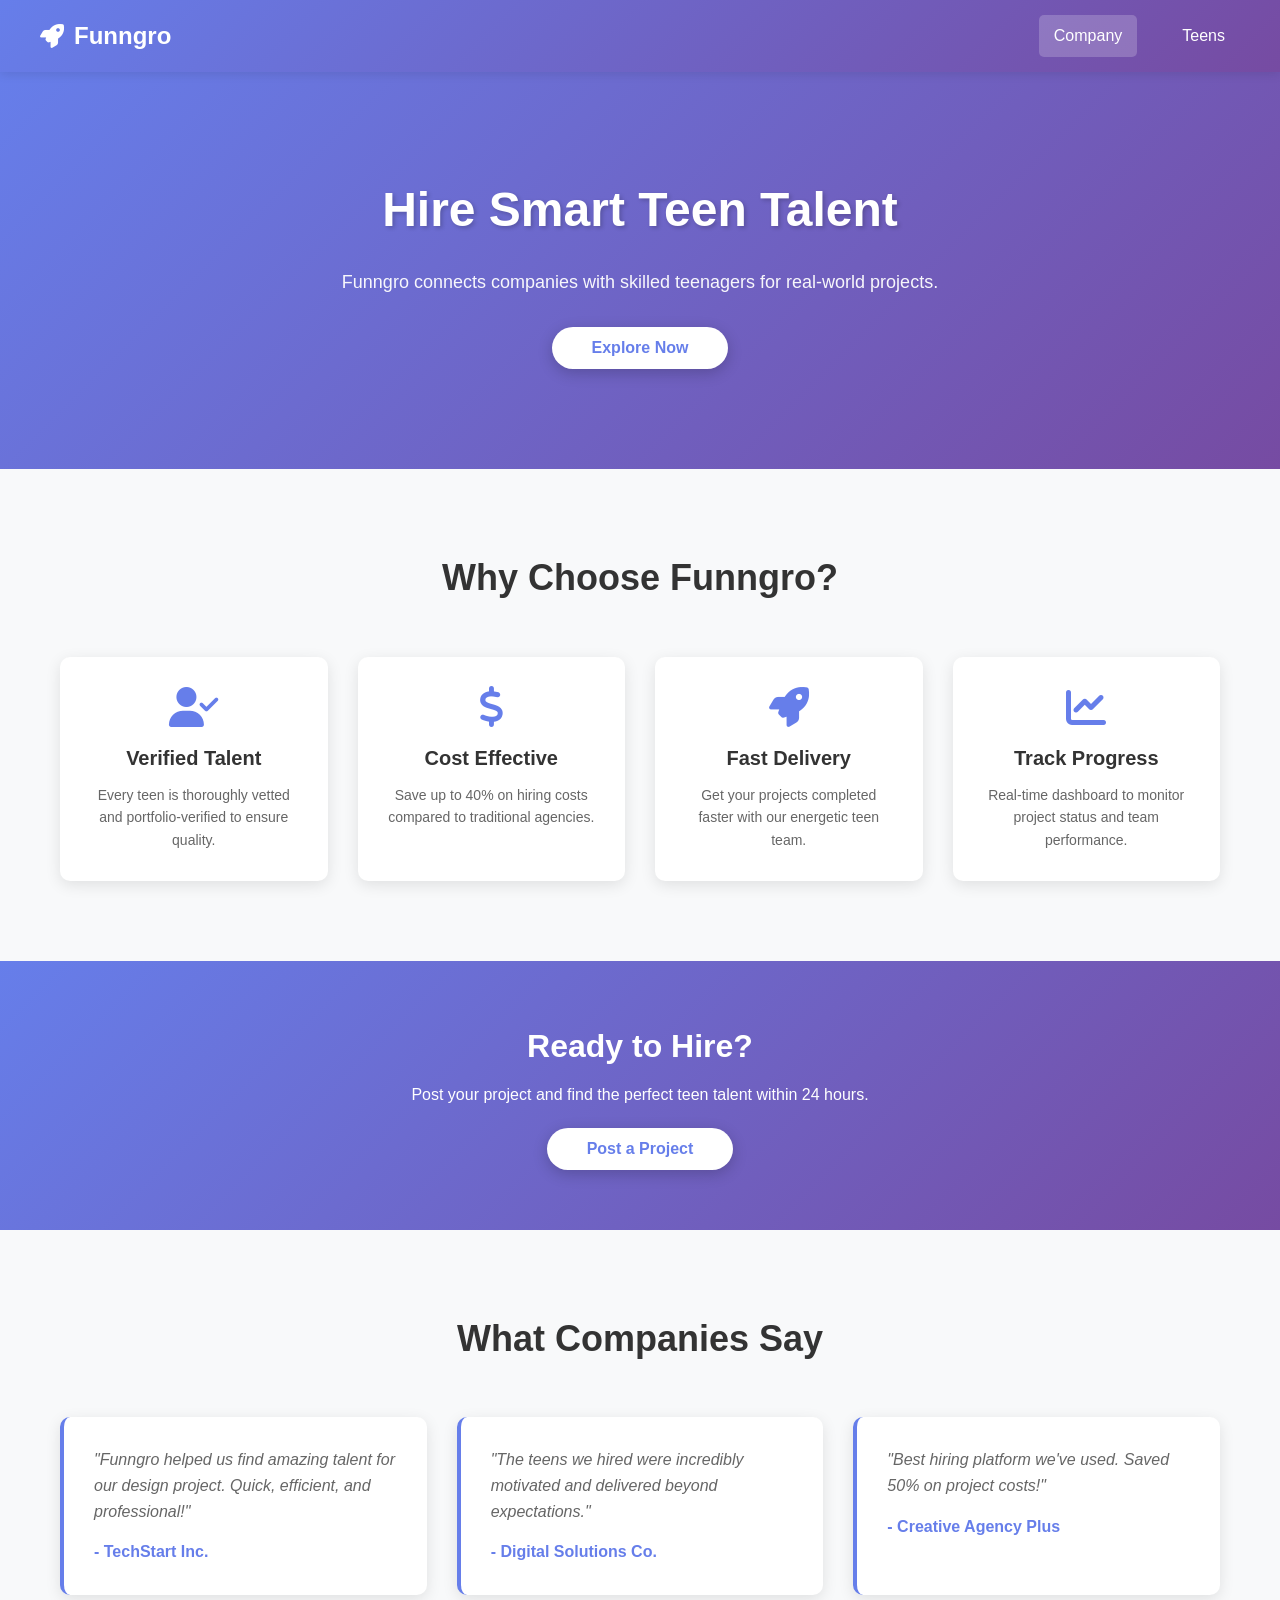
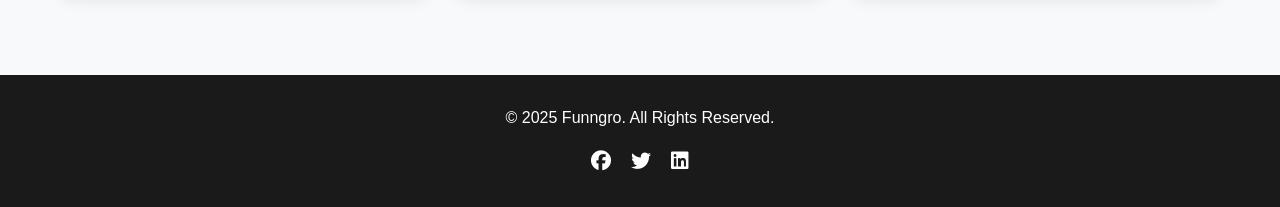
<file: funngro/index.html>
<!DOCTYPE html>
<html lang="en">
<head>
    <meta charset="UTF-8">
    <meta name="description" content="Funngro helps companies hire smart teenage talent for real projects.">
    <meta name="keywords" content="Funngro, hire teens, internships, teen freelancers">
    <meta name="author" content="Your Name">
    <meta name="viewport" content="width=device-width, initial-scale=1.0">
    <title>Funngro | Hire Teen Talent</title>
    <link rel="stylesheet" href="style.css">
    <link rel="stylesheet" href="https://cdnjs.cloudflare.com/ajax/libs/font-awesome/6.4.0/css/all.min.css">
</head>
<body>

<header>
    <div class="header-content">
        <div class="logo">
            <i class="fas fa-rocket"></i> Funngro
        </div>
        <nav>
            <a href="index.html" class="active">Company</a>
            <a href="teen.html">Teens</a>
        </nav>
    </div>
</header>

<section class="hero">
    <div class="hero-content">
        <h2>Hire Smart Teen Talent</h2>
        <p>Funngro connects companies with skilled teenagers for real-world projects.</p>
        <button class="cta-button" onclick="scrollToFeatures()">Explore Now</button>
    </div>
</section>

<section class="features" id="features">
    <h3>Why Choose Funngro?</h3>
    <div class="features-grid">
        <div class="feature-card">
            <i class="fas fa-user-check"></i>
            <h4>Verified Talent</h4>
            <p>Every teen is thoroughly vetted and portfolio-verified to ensure quality.</p>
        </div>
        <div class="feature-card">
            <i class="fas fa-dollar-sign"></i>
            <h4>Cost Effective</h4>
            <p>Save up to 40% on hiring costs compared to traditional agencies.</p>
        </div>
        <div class="feature-card">
            <i class="fas fa-rocket"></i>
            <h4>Fast Delivery</h4>
            <p>Get your projects completed faster with our energetic teen team.</p>
        </div>
        <div class="feature-card">
            <i class="fas fa-chart-line"></i>
            <h4>Track Progress</h4>
            <p>Real-time dashboard to monitor project status and team performance.</p>
        </div>
    </div>
</section>

<section class="cta-section">
    <h3>Ready to Hire?</h3>
    <p>Post your project and find the perfect teen talent within 24 hours.</p>
    <button class="cta-button" onclick="openModal()">Post a Project</button>
</section>

<section class="testimonials">
    <h3>What Companies Say</h3>
    <div class="testimonials-grid">
        <div class="testimonial-card">
            <p>"Funngro helped us find amazing talent for our design project. Quick, efficient, and professional!"</p>
            <strong>- TechStart Inc.</strong>
        </div>
        <div class="testimonial-card">
            <p>"The teens we hired were incredibly motivated and delivered beyond expectations."</p>
            <strong>- Digital Solutions Co.</strong>
        </div>
        <div class="testimonial-card">
            <p>"Best hiring platform we've used. Saved 50% on project costs!"</p>
            <strong>- Creative Agency Plus</strong>
        </div>
    </div>
</section>

<div id="projectModal" class="modal">
    <div class="modal-content">
        <span class="close" onclick="closeModal()">&times;</span>
        <h2>Post Your Project</h2>
        <form onsubmit="submitProject(event)">
            <input type="text" placeholder="Project Title" required>
            <textarea placeholder="Project Description" rows="5" required></textarea>
            <input type="number" placeholder="Budget ($)" min="50" required>
            <button type="submit" class="submit-btn">Submit Project</button>
        </form>
    </div>
</div>

<footer>
    <div class="footer-content">
        <p>&copy; 2025 Funngro. All Rights Reserved.</p>
        <div class="social-links">
            <a href="#"><i class="fab fa-facebook"></i></a>
            <a href="#"><i class="fab fa-twitter"></i></a>
            <a href="#"><i class="fab fa-linkedin"></i></a>
        </div>
    </div>
</footer>

<script src="script.js"></script>
</body>
</html>
</file>
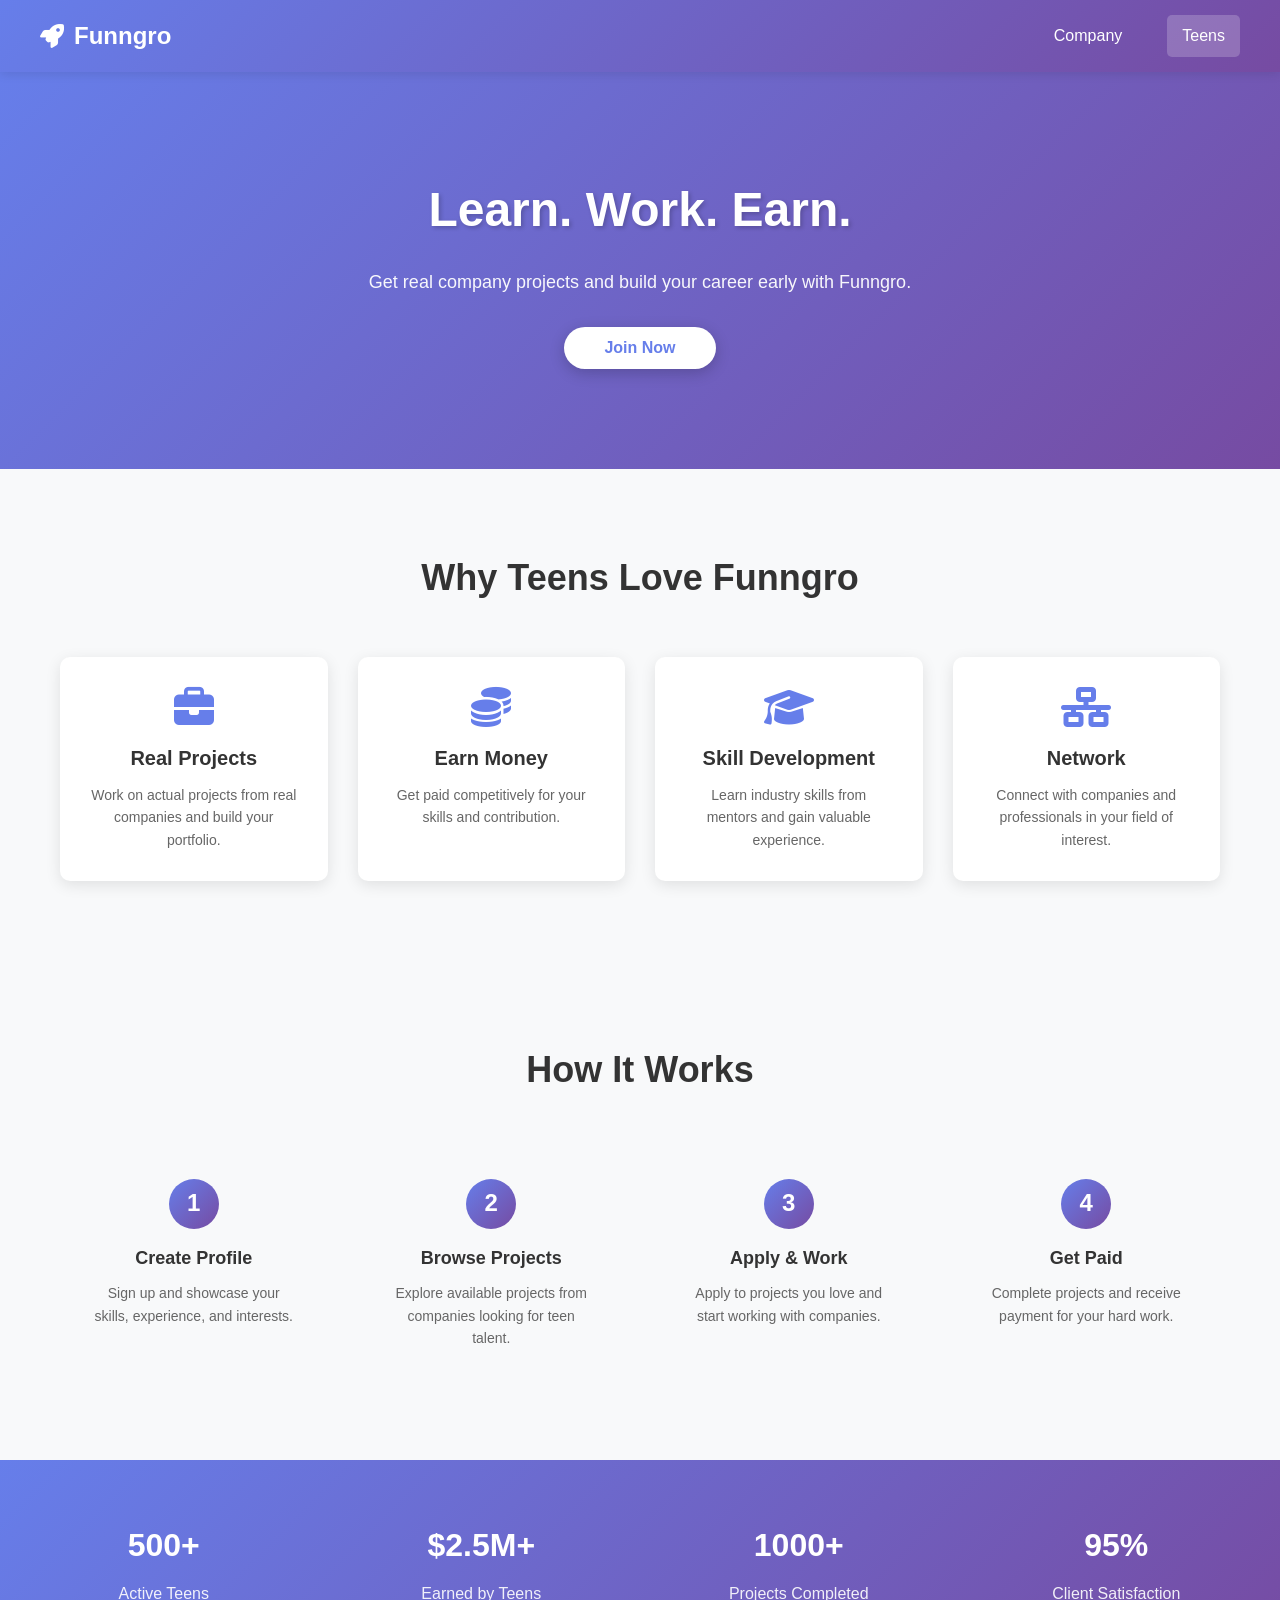
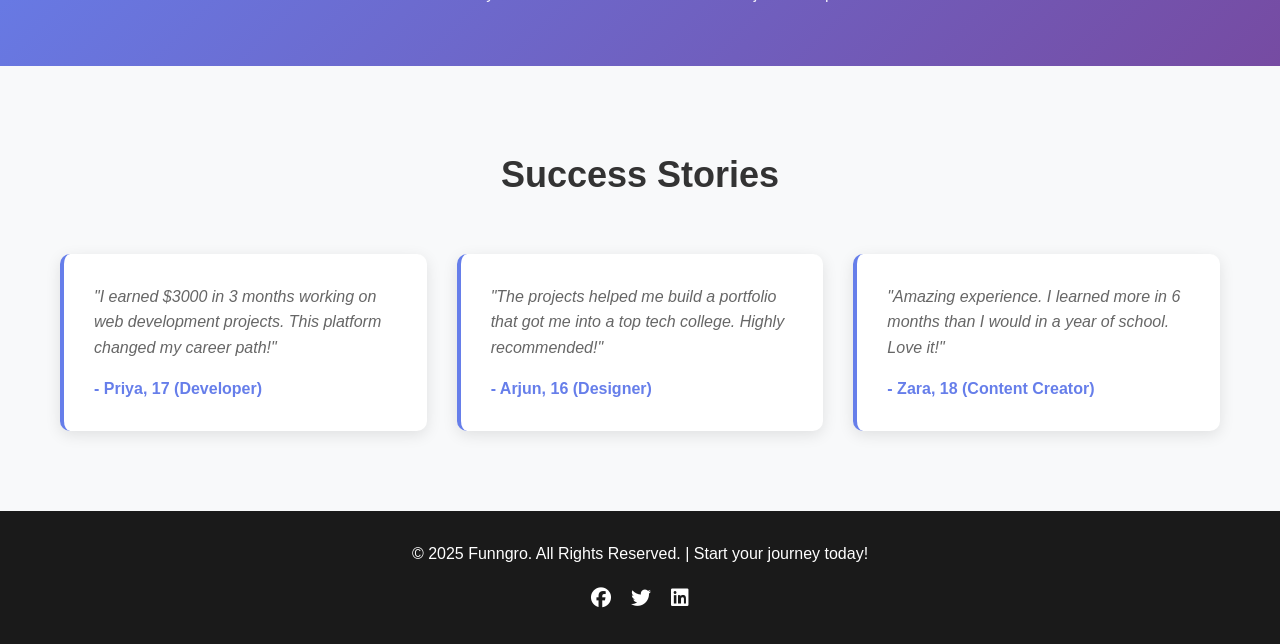
<file: funngro/teen.html>
<!DOCTYPE html>
<html lang="en">
<head>
    <meta charset="UTF-8">
    <meta name="description" content="Funngro helps teenagers gain real work experience and earn money.">
    <meta name="keywords" content="Funngro teens, earn money online, teen internships">
    <meta name="viewport" content="width=device-width, initial-scale=1.0">
    <title>Funngro | For Teens</title>
    <link rel="stylesheet" href="style.css">
    <link rel="stylesheet" href="https://cdnjs.cloudflare.com/ajax/libs/font-awesome/6.4.0/css/all.min.css">
</head>
<body>

<header>
    <div class="header-content">
        <div class="logo">
            <i class="fas fa-rocket"></i> Funngro
        </div>
        <nav>
            <a href="index.html">Company</a>
            <a href="teen.html" class="active">Teens</a>
        </nav>
    </div>
</header>

<section class="hero">
    <div class="hero-content">
        <h2>Learn. Work. Earn.</h2>
        <p>Get real company projects and build your career early with Funngro.</p>
        <button class="cta-button" onclick="openSignupModal()">Join Now</button>
    </div>
</section>

<section class="features" id="benefits">
    <h3>Why Teens Love Funngro</h3>
    <div class="features-grid">
        <div class="feature-card">
            <i class="fas fa-briefcase"></i>
            <h4>Real Projects</h4>
            <p>Work on actual projects from real companies and build your portfolio.</p>
        </div>
        <div class="feature-card">
            <i class="fas fa-coins"></i>
            <h4>Earn Money</h4>
            <p>Get paid competitively for your skills and contribution.</p>
        </div>
        <div class="feature-card">
            <i class="fas fa-graduation-cap"></i>
            <h4>Skill Development</h4>
            <p>Learn industry skills from mentors and gain valuable experience.</p>
        </div>
        <div class="feature-card">
            <i class="fas fa-network-wired"></i>
            <h4>Network</h4>
            <p>Connect with companies and professionals in your field of interest.</p>
        </div>
    </div>
</section>

<section class="how-works">
    <h3>How It Works</h3>
    <div class="steps-container">
        <div class="step">
            <div class="step-number">1</div>
            <h4>Create Profile</h4>
            <p>Sign up and showcase your skills, experience, and interests.</p>
        </div>
        <div class="step">
            <div class="step-number">2</div>
            <h4>Browse Projects</h4>
            <p>Explore available projects from companies looking for teen talent.</p>
        </div>
        <div class="step">
            <div class="step-number">3</div>
            <h4>Apply & Work</h4>
            <p>Apply to projects you love and start working with companies.</p>
        </div>
        <div class="step">
            <div class="step-number">4</div>
            <h4>Get Paid</h4>
            <p>Complete projects and receive payment for your hard work.</p>
        </div>
    </div>
</section>

<section class="stats">
    <div class="stat-item">
        <h3>500+</h3>
        <p>Active Teens</p>
    </div>
    <div class="stat-item">
        <h3>$2.5M+</h3>
        <p>Earned by Teens</p>
    </div>
    <div class="stat-item">
        <h3>1000+</h3>
        <p>Projects Completed</p>
    </div>
    <div class="stat-item">
        <h3>95%</h3>
        <p>Client Satisfaction</p>
    </div>
</section>

<section class="success-stories">
    <h3>Success Stories</h3>
    <div class="testimonials-grid">
        <div class="testimonial-card">
            <p>"I earned $3000 in 3 months working on web development projects. This platform changed my career path!"</p>
            <strong>- Priya, 17 (Developer)</strong>
        </div>
        <div class="testimonial-card">
            <p>"The projects helped me build a portfolio that got me into a top tech college. Highly recommended!"</p>
            <strong>- Arjun, 16 (Designer)</strong>
        </div>
        <div class="testimonial-card">
            <p>"Amazing experience. I learned more in 6 months than I would in a year of school. Love it!"</p>
            <strong>- Zara, 18 (Content Creator)</strong>
        </div>
    </div>
</section>

<div id="signupModal" class="modal">
    <div class="modal-content">
        <span class="close" onclick="closeSignupModal()">&times;</span>
        <h2>Join Funngro</h2>
        <form onsubmit="submitSignup(event)">
            <input type="text" placeholder="Full Name" required>
            <input type="email" placeholder="Email Address" required>
            <input type="tel" placeholder="Phone Number" required>
            <select required>
                <option value="">Select Your Skill</option>
                <option value="web-dev">Web Development</option>
                <option value="design">Design & UI/UX</option>
                <option value="content">Content Writing</option>
                <option value="marketing">Digital Marketing</option>
                <option value="other">Other</option>
            </select>
            <button type="submit" class="submit-btn">Create Account</button>
        </form>
    </div>
</div>

<footer>
    <div class="footer-content">
        <p>&copy; 2025 Funngro. All Rights Reserved. | Start your journey today!</p>
        <div class="social-links">
            <a href="#"><i class="fab fa-facebook"></i></a>
            <a href="#"><i class="fab fa-twitter"></i></a>
            <a href="#"><i class="fab fa-linkedin"></i></a>
        </div>
    </div>
</footer>

<script src="script.js"></script>
<script>
    const signupModal = document.getElementById('signupModal');
    
    function openSignupModal() {
        signupModal.style.display = 'block';
        document.body.style.overflow = 'hidden';
    }
    
    function closeSignupModal() {
        signupModal.style.display = 'none';
        document.body.style.overflow = 'auto';
    }
    
    function submitSignup(event) {
        event.preventDefault();
        alert('🎉 Welcome to Funngro! Check your email for next steps.');
        event.target.reset();
        closeSignupModal();
    }
    
    window.onclick = function(event) {
        if (event.target === signupModal) {
            closeSignupModal();
        }
    }
</script>
</body>
</html>
</file>
<file: funngro/style.css>
* {
    margin: 0;
    padding: 0;
    box-sizing: border-box;
}

body {
    font-family: 'Segoe UI', Tahoma, Geneva, Verdana, sans-serif;
    background-color: #f8f9fa;
    color: #333;
    line-height: 1.6;
}

/* Header & Navigation */
header {
    background: linear-gradient(135deg, #667eea 0%, #764ba2 100%);
    color: white;
    padding: 15px 20px;
    box-shadow: 0 2px 10px rgba(0,0,0,0.1);
    position: sticky;
    top: 0;
    z-index: 100;
}

.header-content {
    max-width: 1200px;
    margin: 0 auto;
    display: flex;
    justify-content: space-between;
    align-items: center;
}

.logo {
    font-size: 24px;
    font-weight: bold;
    display: flex;
    align-items: center;
    gap: 10px;
}

nav {
    display: flex;
    gap: 30px;
}

nav a {
    color: white;
    text-decoration: none;
    font-weight: 500;
    transition: all 0.3s ease;
    padding: 8px 15px;
    border-radius: 5px;
}

nav a:hover,
nav a.active {
    background-color: rgba(255,255,255,0.2);
}

/* Hero Section */
.hero {
    padding: 100px 20px;
    text-align: center;
    background: linear-gradient(135deg, #667eea 0%, #764ba2 100%);
    color: white;
    animation: fadeIn 0.8s ease;
}

.hero-content {
    max-width: 800px;
    margin: 0 auto;
}

.hero h2 {
    font-size: 48px;
    margin-bottom: 20px;
    text-shadow: 2px 2px 4px rgba(0,0,0,0.2);
}

.hero p {
    font-size: 18px;
    margin-bottom: 30px;
    opacity: 0.95;
}

/* Buttons */
.cta-button {
    padding: 12px 40px;
    border: none;
    background: white;
    color: #667eea;
    cursor: pointer;
    border-radius: 50px;
    font-weight: bold;
    font-size: 16px;
    transition: all 0.3s ease;
    box-shadow: 0 4px 15px rgba(0,0,0,0.2);
}

.cta-button:hover {
    transform: translateY(-2px);
    box-shadow: 0 6px 20px rgba(0,0,0,0.3);
}

/* Features Section */
.features {
    padding: 80px 20px;
    max-width: 1200px;
    margin: 0 auto;
}

.features h3 {
    text-align: center;
    font-size: 36px;
    margin-bottom: 50px;
    color: #333;
}

.features-grid {
    display: grid;
    grid-template-columns: repeat(auto-fit, minmax(250px, 1fr));
    gap: 30px;
}

.feature-card {
    background: white;
    padding: 30px;
    border-radius: 10px;
    text-align: center;
    box-shadow: 0 4px 15px rgba(0,0,0,0.1);
    transition: all 0.3s ease;
}

.feature-card:hover {
    transform: translateY(-10px);
    box-shadow: 0 8px 25px rgba(0,0,0,0.15);
}

.feature-card i {
    font-size: 40px;
    color: #667eea;
    margin-bottom: 15px;
}

.feature-card h4 {
    font-size: 20px;
    margin-bottom: 10px;
    color: #333;
}

.feature-card p {
    color: #666;
    font-size: 14px;
}

/* CTA Section */
.cta-section {
    background: linear-gradient(135deg, #667eea 0%, #764ba2 100%);
    color: white;
    padding: 60px 20px;
    text-align: center;
}

.cta-section h3 {
    font-size: 32px;
    margin-bottom: 10px;
}

.cta-section p {
    font-size: 16px;
    margin-bottom: 20px;
}

/* Testimonials */
.testimonials {
    padding: 80px 20px;
    max-width: 1200px;
    margin: 0 auto;
    background: #f8f9fa;
}

.testimonials h3 {
    text-align: center;
    font-size: 36px;
    margin-bottom: 50px;
}

.testimonials-grid {
    display: grid;
    grid-template-columns: repeat(auto-fit, minmax(300px, 1fr));
    gap: 30px;
}

.testimonial-card {
    background: white;
    padding: 30px;
    border-radius: 10px;
    box-shadow: 0 4px 15px rgba(0,0,0,0.1);
    border-left: 4px solid #667eea;
}

.testimonial-card p {
    font-style: italic;
    margin-bottom: 15px;
    color: #666;
}

.testimonial-card strong {
    color: #667eea;
}

/* Modal */
.modal {
    display: none;
    position: fixed;
    z-index: 1000;
    left: 0;
    top: 0;
    width: 100%;
    height: 100%;
    background-color: rgba(0,0,0,0.5);
    animation: fadeIn 0.3s ease;
}

.modal-content {
    background-color: white;
    margin: 5% auto;
    padding: 30px;
    border-radius: 10px;
    max-width: 500px;
    box-shadow: 0 10px 40px rgba(0,0,0,0.3);
}

.modal-content h2 {
    margin-bottom: 20px;
    color: #333;
}

.modal-content form {
    display: flex;
    flex-direction: column;
    gap: 15px;
}

.modal-content input,
.modal-content textarea,
.modal-content select {
    padding: 12px;
    border: 1px solid #ddd;
    border-radius: 5px;
    font-family: inherit;
    font-size: 14px;
}

.modal-content input:focus,
.modal-content textarea:focus,
.modal-content select:focus {
    outline: none;
    border-color: #667eea;
    box-shadow: 0 0 5px rgba(102, 126, 234, 0.3);
}

.submit-btn {
    padding: 12px 20px;
    background: #667eea;
    color: white;
    border: none;
    border-radius: 5px;
    font-weight: bold;
    cursor: pointer;
    transition: all 0.3s ease;
}

.submit-btn:hover {
    background: #764ba2;
    transform: translateY(-2px);
}

.close {
    color: #999;
    float: right;
    font-size: 28px;
    font-weight: bold;
    cursor: pointer;
    transition: color 0.3s ease;
}

.close:hover {
    color: #333;
}

/* How It Works Section */
.how-works {
    padding: 80px 20px;
    max-width: 1200px;
    margin: 0 auto;
}

.how-works h3 {
    text-align: center;
    font-size: 36px;
    margin-bottom: 50px;
}

.steps-container {
    display: grid;
    grid-template-columns: repeat(auto-fit, minmax(250px, 1fr));
    gap: 30px;
}

.step {
    text-align: center;
    padding: 30px;
}

.step-number {
    width: 50px;
    height: 50px;
    background: linear-gradient(135deg, #667eea 0%, #764ba2 100%);
    color: white;
    border-radius: 50%;
    font-size: 24px;
    font-weight: bold;
    display: flex;
    align-items: center;
    justify-content: center;
    margin: 0 auto 15px;
}

.step h4 {
    font-size: 18px;
    margin-bottom: 10px;
}

.step p {
    color: #666;
    font-size: 14px;
}

/* Stats Section */
.stats {
    background: linear-gradient(135deg, #667eea 0%, #764ba2 100%);
    color: white;
    padding: 60px 20px;
    display: grid;
    grid-template-columns: repeat(auto-fit, minmax(200px, 1fr));
    gap: 30px;
    text-align: center;
}

.stat-item h3 {
    font-size: 32px;
    margin-bottom: 10px;
}

.stat-item p {
    font-size: 16px;
    opacity: 0.9;
}

/* Success Stories */
.success-stories {
    padding: 80px 20px;
    max-width: 1200px;
    margin: 0 auto;
}

.success-stories h3 {
    text-align: center;
    font-size: 36px;
    margin-bottom: 50px;
}

/* Footer */
footer {
    background: #1a1a1a;
    color: white;
    padding: 30px 20px;
    text-align: center;
}

.footer-content {
    max-width: 1200px;
    margin: 0 auto;
}

.social-links {
    margin-top: 15px;
    display: flex;
    justify-content: center;
    gap: 20px;
}

.social-links a {
    color: white;
    font-size: 20px;
    transition: all 0.3s ease;
}

.social-links a:hover {
    color: #667eea;
    transform: scale(1.2);
}

/* Animations */
@keyframes fadeIn {
    from {
        opacity: 0;
        transform: translateY(20px);
    }
    to {
        opacity: 1;
        transform: translateY(0);
    }
}

/* Responsive Design */
@media (max-width: 768px) {
    .hero h2 {
        font-size: 32px;
    }
    
    .hero p {
        font-size: 16px;
    }
    
    nav {
        gap: 15px;
    }
    
    .features h3,
    .testimonials h3,
    .cta-section h3,
    .how-works h3,
    .success-stories h3 {
        font-size: 28px;
    }
    
    .features-grid,
    .testimonials-grid,
    .steps-container {
        grid-template-columns: 1fr;
    }
}
</file>
